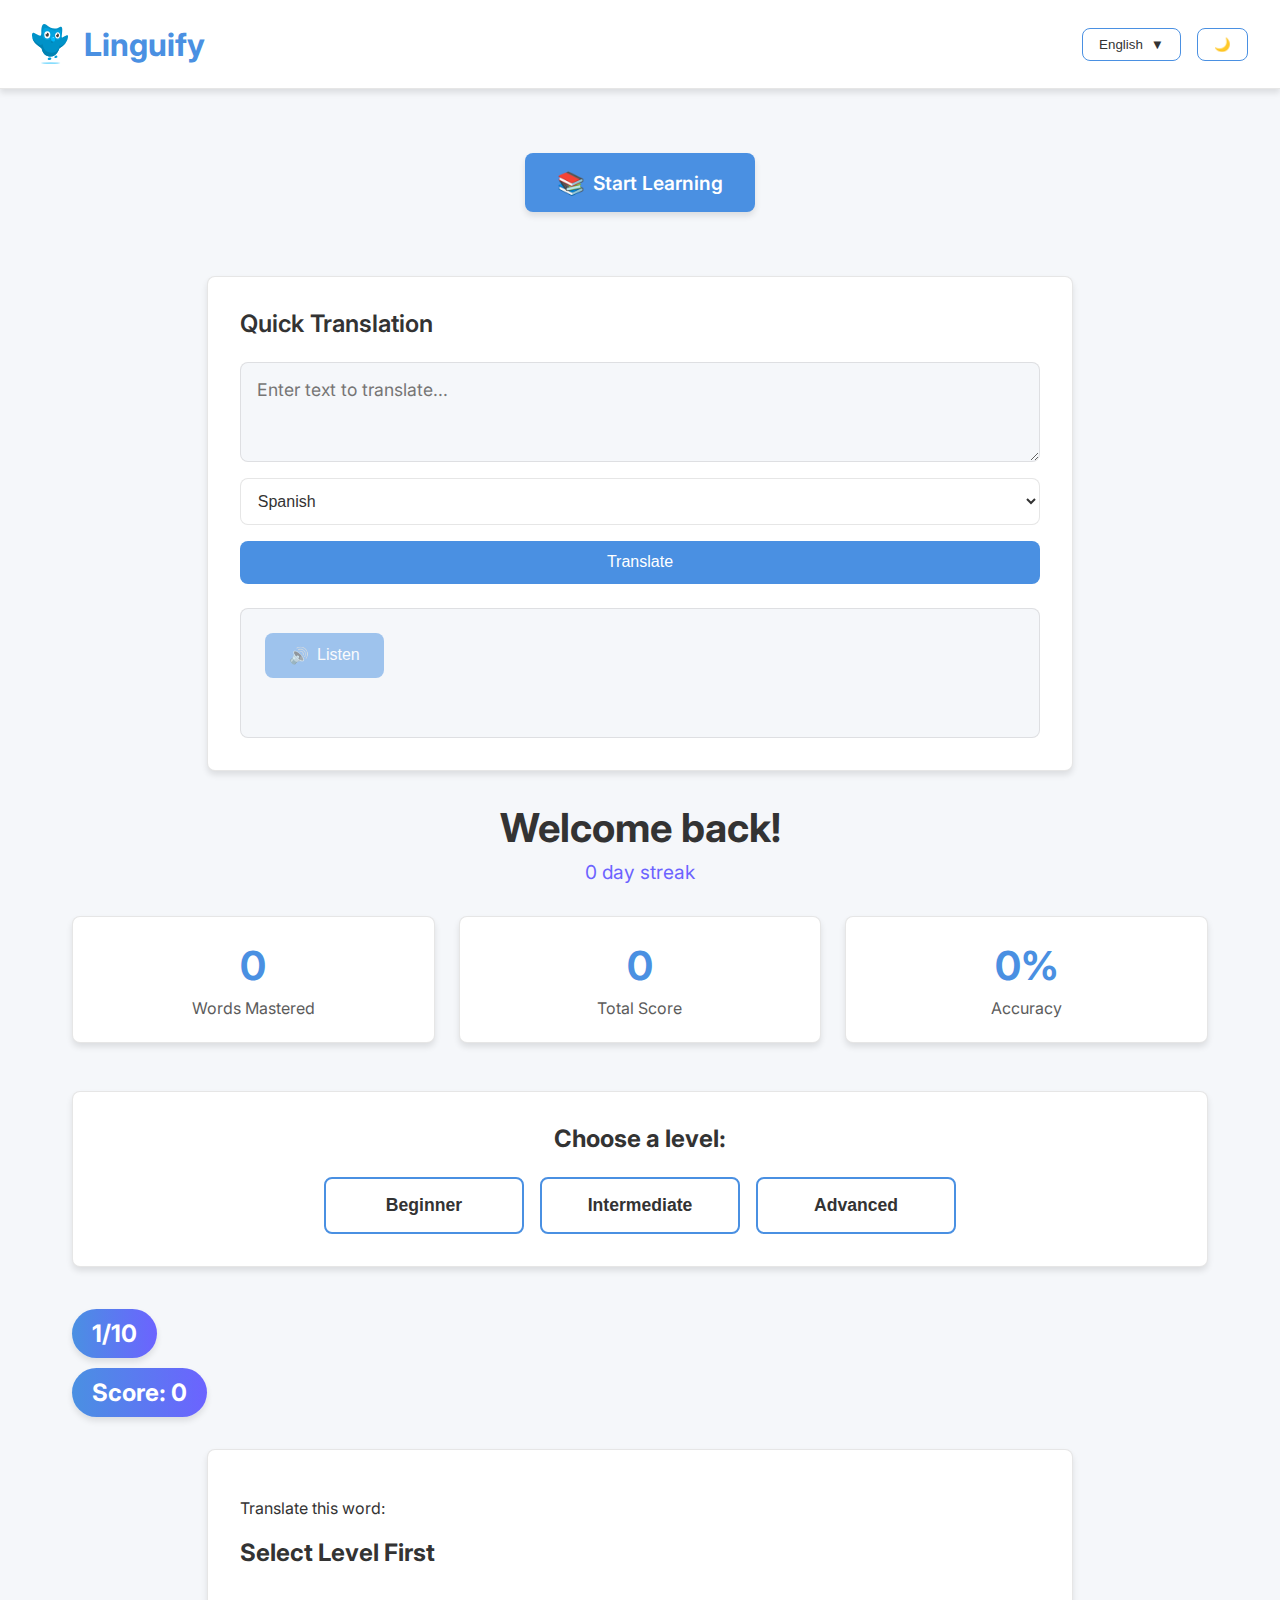
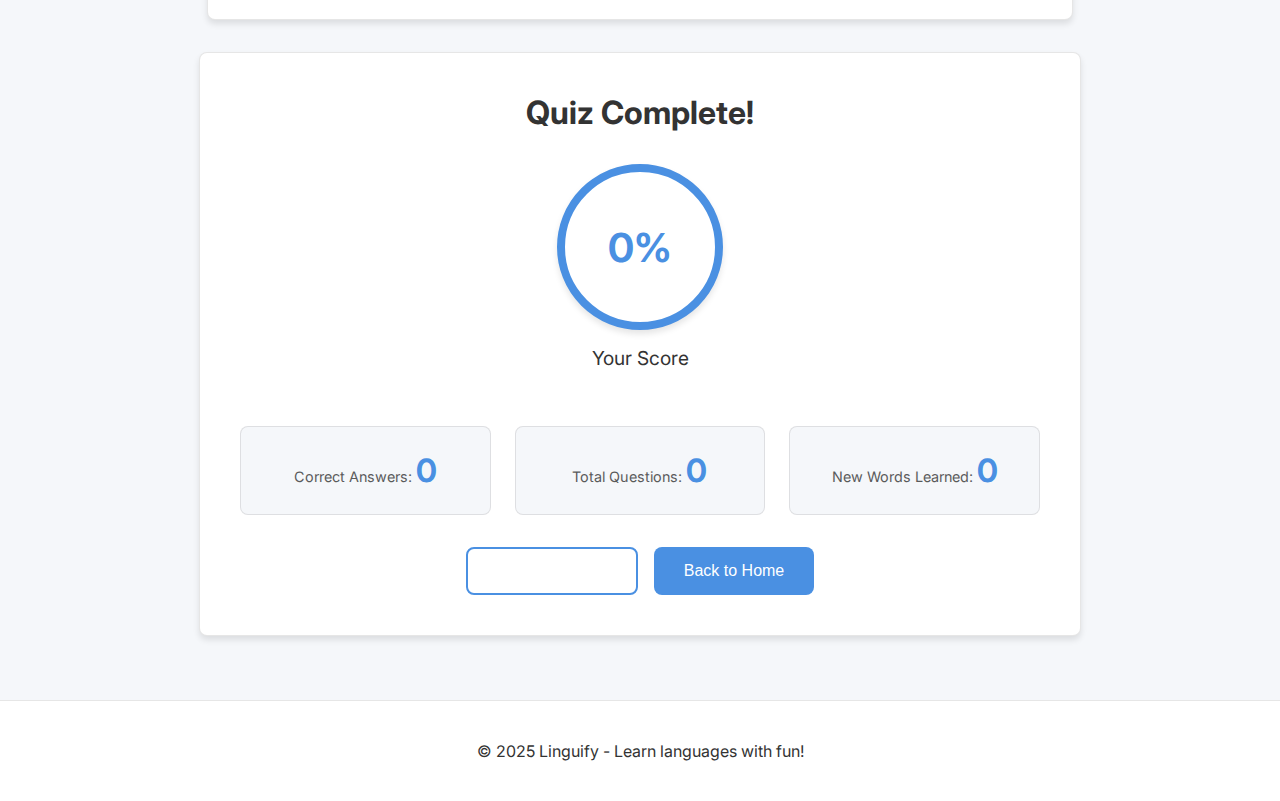
<file: index.html>
<!DOCTYPE html>
<html lang="en">
<head>
    <meta charset="UTF-8">
    <meta name="viewport"="width=device-width, initial-scale=1.0">
    <title>Linguify - Language Learning Quiz</title>
    <link rel="stylesheet" href="css/styles.css">
    <link rel="stylesheet" href="css/animations.css">
    <link rel="stylesheet" href="css/responsive.css">
    <link rel="stylesheet" href="https://fonts.googleapis.com/css2?family=Inter:wght@300;400;500;600;700&display=swap">
</head>
<body>
    <div id="top-section" class="app-container">
        <header class="app-header">
            <div class="logo">
                <img src="./assets/duolingo.svg" alt="duolingo">
                <h1>Linguify</h1>
            </div>
            <nav class="main-nav">
                <div class="language-selector">
                    <button id="language-selector-btn" class="nav-button">
                        <span class="current-language">English</span>
                        <span class="dropdown-icon">▼</span>
                    </button>
                    <div class="language-selection">
                        <ul class="language-list">
                            <li data-lang="spanish" class="selected">Spanish</li>
                            <li data-lang="french">French</li>
                            <li data-lang="german">German</li>
                            <li data-lang="italian">Italian</li>
                            <li data-lang="portuguese">Portuguese</li>
                            <li data-lang="japanese">Japanese</li>
                        </ul>
                    </div>
                </div>
                <button id="toggle-theme-btn" class="nav-button">
                    <span class="icon">🌙</span>
                </button>
            </nav>
        </header>
        
        <main class="app-main">
            <!-- Start Learninng Button -->
            <div class="start-learning-container">
                <a href="learning.html" class="start-learning-btn">
                    <span class="icon">📚</span>
                    Start Learning
                </a>
            </div>
            <!-- Translation Interface -->
            <section id="translation-view" class="app-view">
                <div class="translation-container">
                    <h2>Quick Translation</h2>
                    <div class="translation-input">
                        <textarea id="translate-text" placeholder="Enter text to translate..."></textarea>
                        <select id="translate-language">
                            <option value="es">Spanish</option>
                            <option value="fr">French</option>
                            <option value="de">German</option>
                            <option value="it">Italian</option>
                            <option value="pt">Portuguese</option>
                            <option value="ja">Japanese</option>
                        </select>
                        <button id="translate-btn" class="primary-button">Translate</button>
                    </div>
                    <div class="translation-output">
                        <p id="translated-text"></p>
                        <button id="speak-btn" class="secondary-button" disabled>
                            <span class="icon">🔊</span> Listen
                        </button>
                    </div>
                </div>
            </section>

            <!-- Welcome/Dashboard View -->
            <section id="dashboard-view" class="app-view active-view">
                <div id="welcome" class="dashboard-header">
                    <h2>Welcome back!</h2>
                    <p class="streak-counter"><span id="streak-count">0</span> day streak</p>
                </div>

                <div class="stats-container">
                    <div class="stat-card">
                        <div class="stat-value" id="mastered-words">0</div>
                        <div class="stat-label">Words Mastered</div>
                    </div>
                    <div class="stat-card">
                        <div class="stat-value" id="total-score">0</div>
                        <div class="stat-label">Total Score</div>
                    </div>
                    <div class="stat-card">
                        <div class="stat-value" id="quiz-accuracy">0%</div>
                        <div class="stat-label">Accuracy</div>
                    </div>
                </div>

                <div class="level-selection">
                    <h3>Choose a level:</h3>
                    <div class="level-buttons">
                        <button class="level-btn" data-level="beginner">Beginner</button>
                        <button class="level-btn" data-level="intermediate">Intermediate</button>
                        <button class="level-btn" data-level="advanced">Advanced</button>
                    </div>
                </div>

                <div class="language-selection hidden" id="language-dropdown">
                    <h3>Select Language</h3>
                    <ul class="language-list">
                        <li data-lang="spanish" class="selected">Spanish</li>
                        <li data-lang="french">French</li>
                        <li data-lang="german">German</li>
                        <li data-lang="italian">Italian</li>
                        <li data-lang="portuguese">Portuguese</li>
                        <li data-lang="japanese">Japanese</li>
                    </ul>
                </div>
            </section>

            <!-- Quiz View -->
            <section id="quiz-view" class="app-view">
                <div class="quiz-header">
                    <div class="quiz-progress">
                        <div class="progress-bar">
                            <div class="progress-fill" id="quiz-progress-fill"></div>
                        </div>
                        <div class="progress-text"><span id="current-question">1</span>/<span id="total-questions">10</span></div>
                    </div>
                    <div class="quiz-score">Score: <span id="current-score">0</span></div>
                </div>

                <div class="quiz-container">
                    <div class="question-container">
                        <p class="question-prompt" id="question-prompt">Translate this word:</p>
                        <h2 class="question-text" id="question-text">Select Level First</h2>
                    </div>

                    <div class="options-container" id="options-container">
                        <!-- Options will be dynamically generated here -->
                    </div>

                    <div class="feedback-container hidden" id="feedback-container">
                        <div class="feedback-content">
                            <div class="feedback-icon" id="feedback-icon">✓</div>
                            <div class="feedback-text" id="feedback-text">Correct!</div>
                            <div class="feedback-explanation" id="feedback-explanation"></div>
                        </div>
                        <button id="next-question-btn" class="primary-button">Next Question</button>
                    </div>
                </div>
            </section>

            <!-- Results View -->
            <section id="results-view" class="app-view">
                <div class="results-container">
                    <h2 class="results-header">Quiz Complete!</h2>
                    <div class="results-summary">
                        <div class="result-score">
                            <div class="score-circle">
                                <span id="final-score-percent">0%</span>
                            </div>
                            <p>Your Score</p>
                        </div>
                        <div class="results-stats">
                            <div class="result-stat">
                                <span class="stat-label">Correct Answers:</span>
                                <span class="stat-value" id="correct-answers">0</span>
                            </div>
                            <div class="result-stat">
                                <span class="stat-label">Total Questions:</span>
                                <span class="stat-value" id="completed-questions">0</span>
                            </div>
                            <div class="result-stat">
                                <span class="stat-label">New Words Learned:</span>
                                <span class="stat-value" id="new-words">0</span>
                            </div>
                        </div>
                    </div>
                    <div class="results-actions">
                        <button id="review-btn" class="secondary-button"><a href="#welcome">Review Mistakes</a></button>
                        <button id="home-btn" class="primary-button"> <a href="#top-section">Back to Home</a></button>
                    </div>
                </div>
            </section>
        </main>

        <footer class="app-footer">
            <p>© 2025 Linguify - Learn languages with fun!</p>
        </footer>
    </div>

    <!-- Scripts -->
    <script src="js/data.js"></script>
    <script src="js/theme.js"></script>
    <script src="js/languages.js"></script>
    <script src="js/quiz.js"></script>
    <script src="js/progress.js"></script>
    
    <script src="js/translator.js"></script>
    <script src="js/ui.js"></script>
    <script src="js/app.js"></script>
</body>
</html>
<!-- test -->
 <!-- hi om dista ahe ka tula -->
</file>
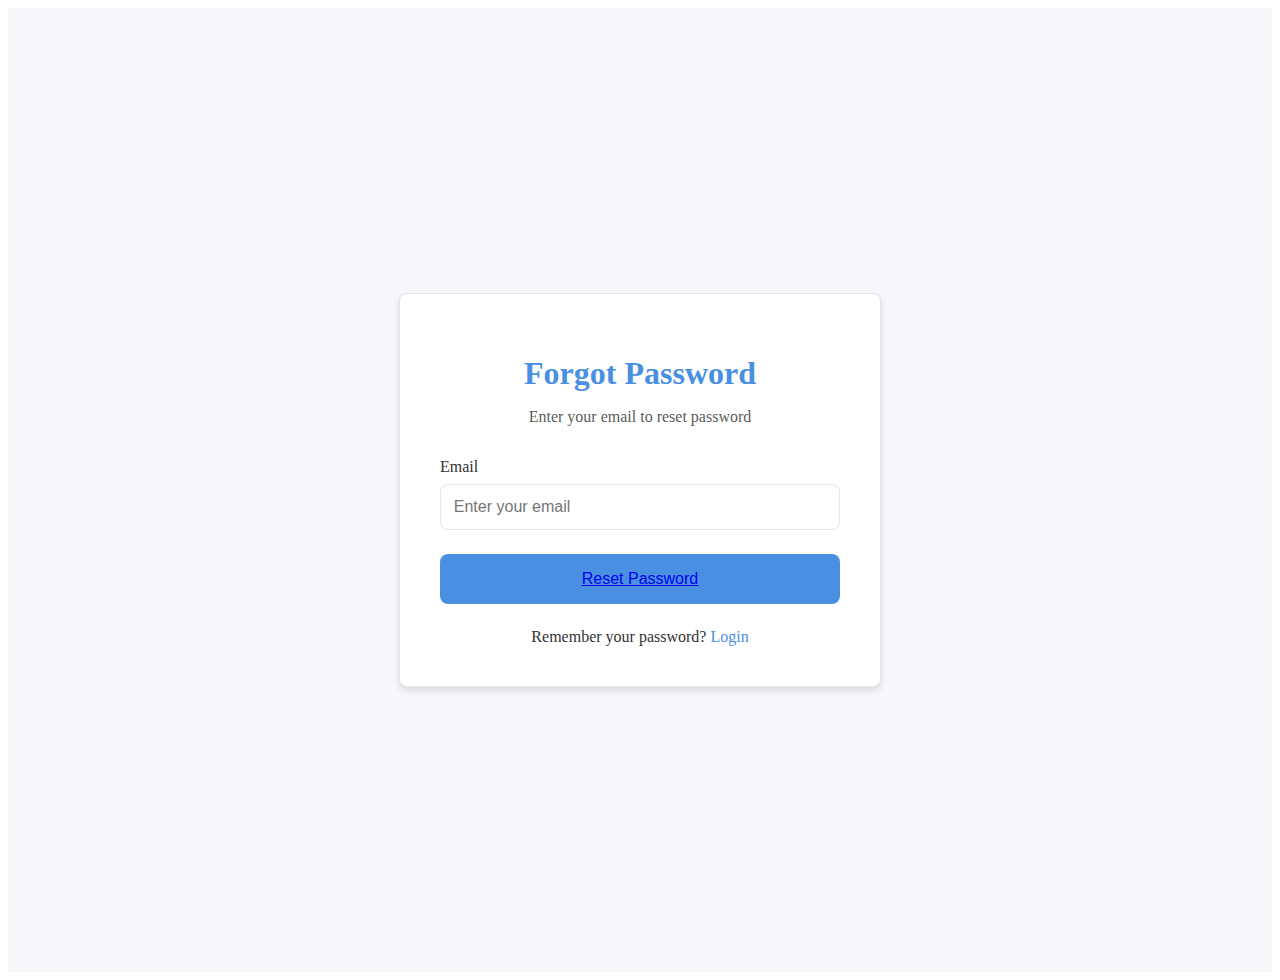
<file: forgot-password.html>
<!DOCTYPE html>
<html lang="en">
<head>
    <meta charset="UTF-8">
    <meta name="viewport" content="width=device-width, initial-scale=1.0">
    <title>Forgot Password</title>
    <link rel="stylesheet" href="css/login-styles.css">
    <link rel="stylesheet" href="css/animations.css">
    <link rel="stylesheet" href="css/responsive.css">
</head>
<body>
    <div class="login-container">
        <div class="login-card">
            <div class="login-header">
                <h1>Forgot Password</h1>
                <p>Enter your email to reset password</p>
            </div>
            
            <form class="login-form">
                <div class="form-group">
                    <label for="email">Email</label>
                    <input type="email" id="email" required placeholder="Enter your email">
                </div>
               
                <button type="submit" class="login-button"> <a href="otp-verification.html">Reset Password</a></button>
            </form>
            
            <div class="signup-link">
                Remember your password? <a href="login.html">Login</a>
            </div>
        </div>
    </div>
</body>
</html>
</file>
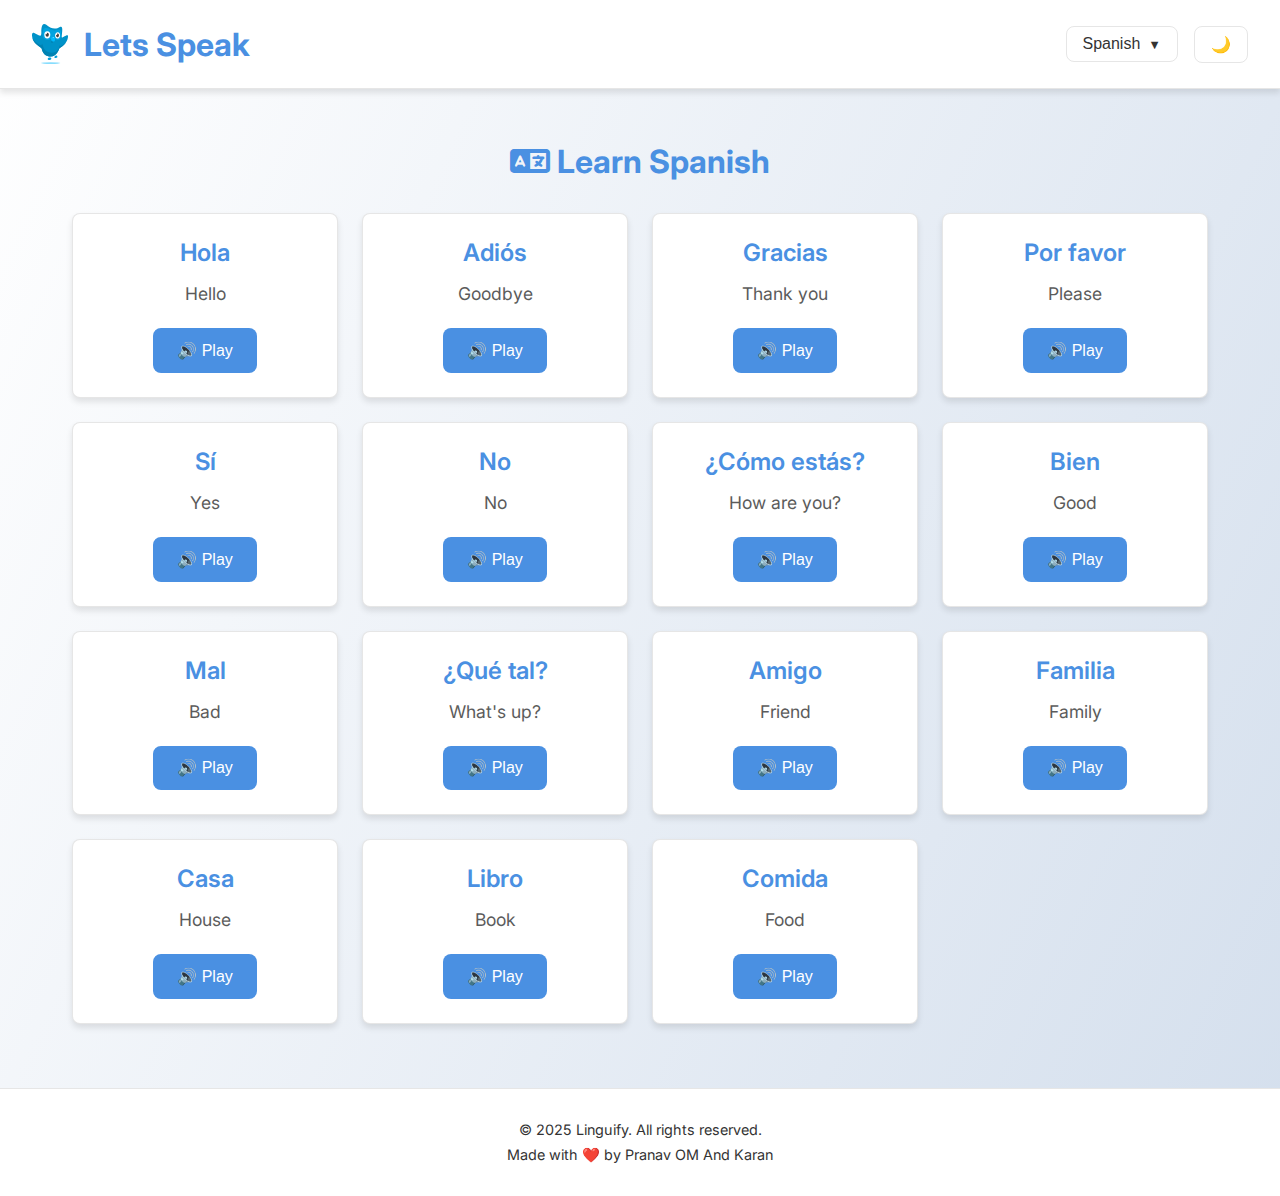
<file: learning.html>
<!DOCTYPE html>
<html lang="en">
<head>
    <meta charset="UTF-8" />
    <meta name="viewport" content="width=device-width, initial-scale=1.0"/>
    <title>Language Learning</title>
    <link rel="stylesheet" href="https://fonts.googleapis.com/css2?family=Inter:wght@300;400;500;600;700&display=swap">
    <link rel="stylesheet" href="css/learning.css">
    <link rel="stylesheet" href="css/animations.css">
    <link rel="stylesheet" href="css/responsive.css">
    <link rel="stylesheet" href="https://cdnjs.cloudflare.com/ajax/libs/font-awesome/6.0.0/css/all.min.css">
</head>
<body>
  <header class="app-header">
    <div class="logo">
        <img src="assets/duolingo.svg" alt="Linguify Logo">
        <h1>Lets Speak</h1>
    </div>
    <nav class="main-nav">
        <div class="language-selector">
            <button id="language-selector-btn" class="nav-button">
                <span class="current-language">Spanish</span>
                <span class="dropdown-icon">▼</span>
            </button>
            <div class="language-selection">
                <ul class="language-list">
                    <li data-lang="spanish" class="selected">Spanish</li>
                    <li data-lang="french">French</li>
                    <li data-lang="german">German</li>
                    <li data-lang="italian">Italian</li>
                    <li data-lang="portuguese">Portuguese</li>
                    <li data-lang="japanese">Japanese</li>
                </ul>
            </div>
        </div>
        <button id="toggle-theme-btn" class="nav-button">
            <span class="icon">🌙</span>
        </button>
    </nav>
</header>
  <div class="learning-container">
    <h1><i class="fas fa-language"></i> Learn Spanish</h1>
    <div class="card-grid" id="card-grid"></div>
  </div>

  <footer class="footer">
    <p>&copy; 2025 Linguify. All rights reserved.</p>
    <p>Made with ❤️ by Pranav OM And Karan </p>
  </footer>

  <script src="js/theme.js"></script>
  <script src="js/learning.js"></script>
  
</body>
</html>
</file>
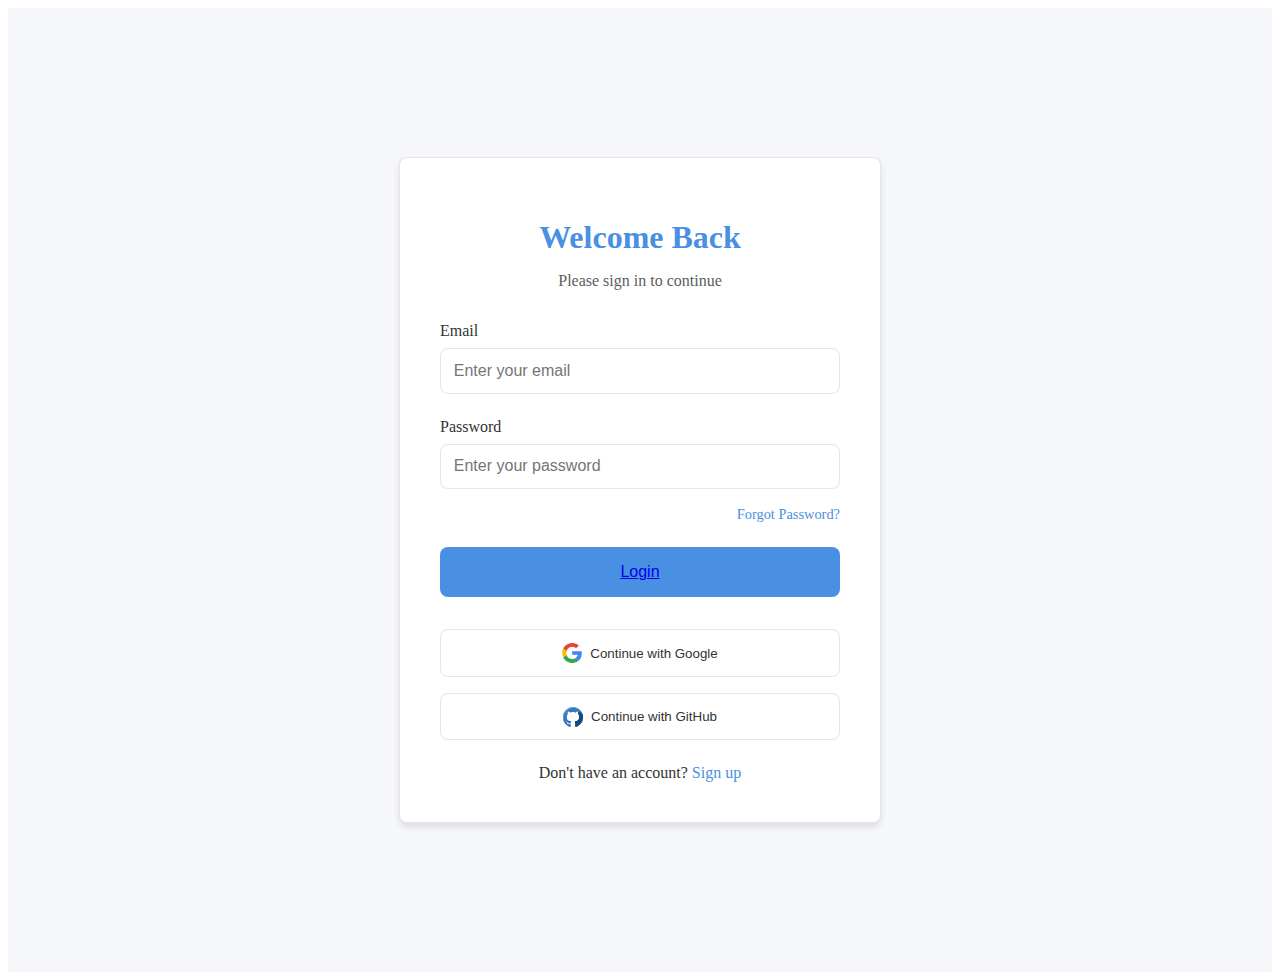
<file: login.html>
<!DOCTYPE html>
<html lang="en">
<head>
    <meta charset="UTF-8">
    <meta name="viewport" content="width=device-width, initial-scale=1.0">
    <title>Login</title>
    <link rel="stylesheet" href="css/login-styles.css">
    <link rel="stylesheet" href="css/animations.css">
    <link rel="stylesheet" href="css/responsive.css">
</head>
<body>
    <div class="login-container">
        <div class="login-card">
            <div class="login-header">
                <h1>Welcome Back</h1>
                <p>Please sign in to continue</p>
            </div>
            
            <form class="login-form">
                <div class="form-group">
                    <label for="email">Email</label>
                    <input type="email" id="email" required placeholder="Enter your email">
                </div>
                
                <div class="form-group">
                    <label for="password">Password</label>
                    <input type="password" id="password" required placeholder="Enter your password">
                </div>
                
                <div class="forgot-password">
                    <a href="#">Forgot Password?</a>
                </div>
                
                <button type="submit" class="login-button"><a href="index.html">Login</a></button>
            </form>
            
            <div class="social-login">
                <button class="social-button">
                    <img src="assets\google-icon-logo-svgrepo-com.svg" alt="Google" class="svg-icon">
                    Continue with Google
                </button>
                <button class="social-button">
                    <img src="assets/github.svg" alt="GitHub" class="svg-icon">
                    Continue with GitHub
                </button>
            </div>
            
            <div class="signup-link">
                Don't have an account? <a href="signup.html">Sign up</a>
            </div>
        </div>
    </div>
</body>
</html>
</file>
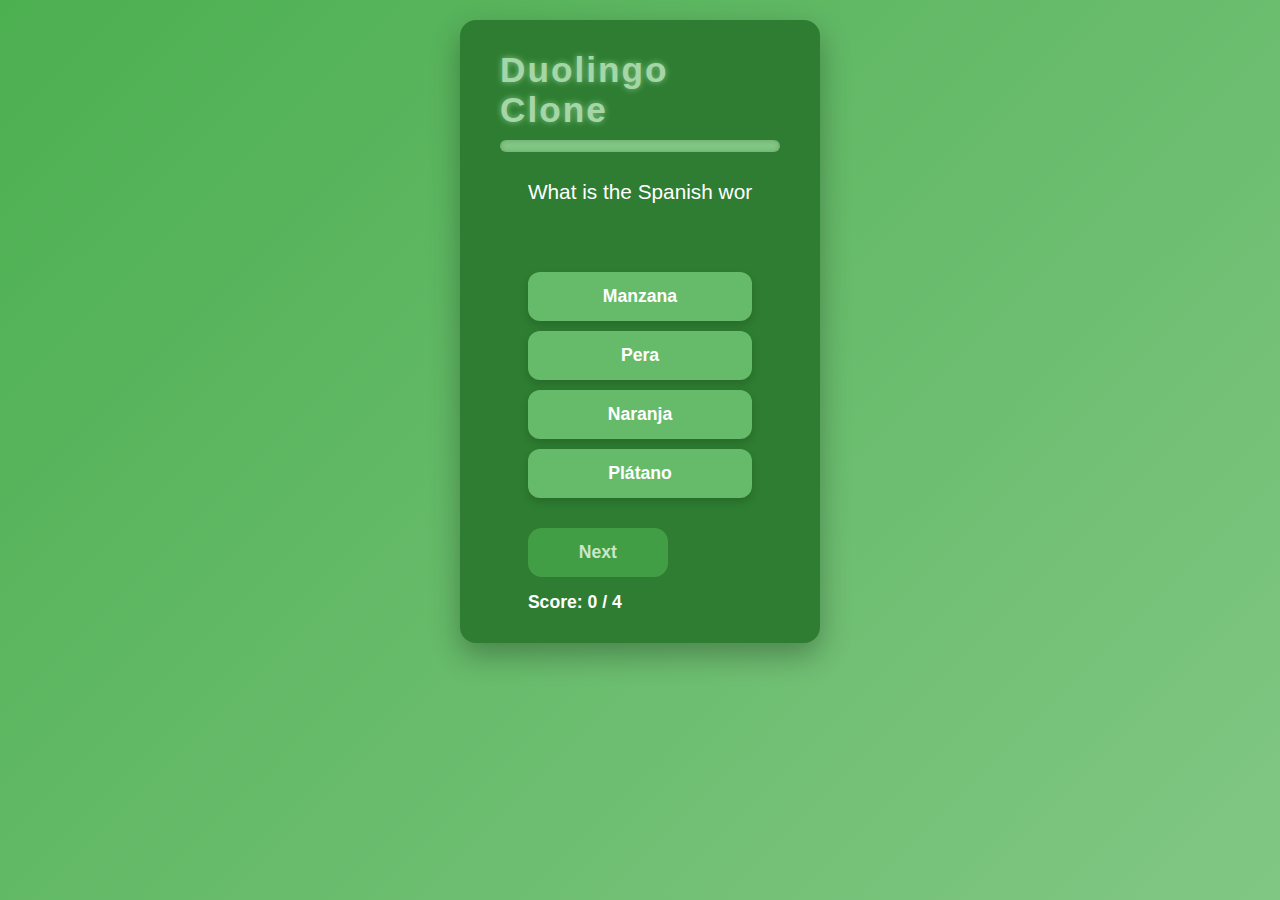
<file: new.html>
<!DOCTYPE html>
<html lang="en">
<head>
  <meta charset="UTF-8" />
  <meta name="viewport" content="width=device-width, initial-scale=1" />
  <title>Duolingo Clone - Enhanced UI with Sounds & Animations</title>
  <style>
    /* Reset & base */
    * {
      box-sizing: border-box;
    }
    body {
      font-family: 'Poppins', sans-serif;
      background: linear-gradient(135deg, #4caf50, #81c784);
      margin: 0;
      padding: 0;
      display: flex;
      justify-content: center;
      align-items: flex-start;
      min-height: 100vh;
      color: #fff;
      padding: 20px;
    }
    .container {
      background: #2e7d32;
      border-radius: 16px;
      padding: 30px 40px;
      width: 360px;
      box-shadow: 0 12px 30px rgba(0,0,0,0.3);
      display: flex;
      flex-direction: column;
      align-items: center;
      overflow: hidden;
      position: relative;
    }
    header {
      font-weight: 700;
      font-size: 2.2rem;
      margin-bottom: 10px;
      letter-spacing: 2px;
      user-select: none;
      color: #a5d6a7;
      text-shadow: 0 0 6px #81c784;
    }
    .progress-bar {
      width: 100%;
      height: 12px;
      background: #81c784;
      border-radius: 10px;
      overflow: hidden;
      margin-bottom: 25px;
      box-shadow: inset 0 0 5px rgba(0,0,0,0.2);
    }
    .progress {
      height: 100%;
      background: #c8e6c9;
      width: 0%;
      transition: width 0.5s ease;
      border-radius: 10px 0 0 10px;
    }
    .question {
      font-size: 1.3rem;
      margin-bottom: 25px;
      text-align: center;
      line-height: 1.4;
      user-select: none;
      min-height: 70px;
      white-space: pre-wrap;
      overflow-wrap: break-word;
    }
    .choices {
      list-style: none;
      padding: 0;
      margin: 0 0 30px 0;
      width: 100%;
    }
    .choices li {
      background: #66bb6a;
      margin: 10px 0;
      padding: 14px 20px;
      border-radius: 12px;
      cursor: pointer;
      font-weight: 600;
      font-size: 1.1rem;
      user-select: none;
      box-shadow: 0 4px 8px rgba(0,0,0,0.15);
      transition: background 0.3s, transform 0.15s;
      display: flex;
      align-items: center;
      justify-content: center;
      position: relative;
      opacity: 1;
      transform: translateY(0);
    }
    .choices li:hover:not(.correct):not(.incorrect) {
      background: #81c784;
      transform: scale(1.03);
    }
    .choices li.correct {
      background: #2e7d32;
      box-shadow: 0 0 12px #a5d6a7;
      cursor: default;
    }
    .choices li.incorrect {
      background: #d32f2f;
      box-shadow: 0 0 12px #ef9a9a;
      cursor: default;
    }
    .choices li.correct::after,
    .choices li.incorrect::after {
      content: '';
      position: absolute;
      right: 15px;
      width: 20px;
      height: 20px;
      top: 50%;
      transform: translateY(-50%);
      background-size: contain;
      background-repeat: no-repeat;
    }
    .choices li.correct::after {
      background-image: url('data:image/svg+xml;utf8,<svg fill="%23a5d6a7" height="24" viewBox="0 0 24 24" width="24" xmlns="http://www.w3.org/2000/svg"><path d="M9 16.17l-3.88-3.88-1.41 1.41L9 19 20.3 7.7l-1.41-1.41z"/></svg>');
    }
    .choices li.incorrect::after {
      background-image: url('data:image/svg+xml;utf8,<svg fill="%23ef9a9a" height="24" viewBox="0 0 24 24" width="24" xmlns="http://www.w3.org/2000/svg"><path d="M18.3 5.71l-1.41-1.41L12 9.59 7.11 4.7 5.7 6.11 10.59 11 5.7 15.89l1.41 1.41L12 12.41l4.89 4.89 1.41-1.41L13.41 11z"/></svg>');
    }
    button {
      background: #1b5e20;
      border: none;
      padding: 14px 36px;
      border-radius: 14px;
      font-size: 1.1rem;
      color: #a5d6a7;
      font-weight: 700;
      cursor: pointer;
      box-shadow: 0 6px 12px rgba(0,0,0,0.2);
      transition: background 0.3s, transform 0.15s;
      user-select: none;
      align-self: center;
      min-width: 140px;
    }
    button:hover:not(:disabled) {
      background: #43a047;
      transform: scale(1.05);
      color: #e8f5e9;
    }
    button:disabled {
      background: #4caf50aa;
      cursor: not-allowed;
      box-shadow: none;
      color: #c8e6c9;
    }
    .score {
      font-size: 1.1rem;
      margin-top: 15px;
      font-weight: 600;
      user-select: none;
    }
    /* Results screen */
    .results {
      text-align: center;
      animation: fadeIn 0.6s ease forwards;
    }
    .results h2 {
      font-size: 2rem;
      margin-bottom: 20px;
      color: #c8e6c9;
      text-shadow: 0 0 6px #81c784;
      user-select: none;
    }
    .results p {
      font-size: 1.2rem;
      margin-bottom: 30px;
      user-select: none;
    }

    /* Animations */
    @keyframes fadeIn {
      from {opacity: 0;}
      to {opacity: 1;}
    }
    @keyframes slideUpFadeIn {
      from {
        opacity: 0;
        transform: translateY(20px);
      }
      to {
        opacity: 1;
        transform: translateY(0);
      }
    }
    .fade-slide {
      animation: slideUpFadeIn 0.5s ease forwards;
    }

    /* Responsive */
    @media (max-width: 400px) {
      .container {
        width: 90vw;
        padding: 20px;
      }
      .question {
        font-size: 1.1rem;
      }
      .choices li {
        font-size: 1rem;
        padding: 12px 16px;
      }
      button {
        padding: 12px 28px;
        font-size: 1rem;
        min-width: 120px;
      }
    }
  </style>
</head>
<body>

  <div class="container" id="app">
    <header>Duolingo Clone</header>
    <div class="progress-bar" aria-label="Progress">
      <div class="progress" id="progress"></div>
    </div>
    <div id="quiz-container">
      <!-- Quiz content injected here -->
    </div>
  </div>

  <audio id="correct-sound" src="https://actions.google.com/sounds/v1/cartoon/clang_and_wobble.ogg" preload="auto"></audio>
  <audio id="incorrect-sound" src="https://actions.google.com/sounds/v1/cartoon/boing.ogg" preload="auto"></audio>

  <script>
    const quizData = [
      {
        question: "What is the Spanish word for 'apple'?",
        choices: ["Manzana", "Pera", "Naranja", "Plátano"],
        correct: 0
      },
      {
        question: "Translate 'Hello' to French.",
        choices: ["Bonjour", "Au revoir", "Merci", "Salut"],
        correct: 0
      },
      {
        question: "What does 'Danke' mean in German?",
        choices: ["Please", "Thank you", "Sorry", "Hello"],
        correct: 1
      },
      {
        question: "Translate 'Cat' to Italian.",
        choices: ["Cane", "Gatto", "Topo", "Uccello"],
        correct: 1
      }
    ];

    let currentQuestionIndex = 0;
    let score = 0;

    const app = document.getElementById('quiz-container');
    const progressBar = document.getElementById('progress');
    const correctSound = document.getElementById('correct-sound');
    const incorrectSound = document.getElementById('incorrect-sound');

    // Typing effect function
    function typeText(element, text, speed = 30) {
      element.textContent = '';
      let i = 0;
      return new Promise(resolve => {
        function type() {
          if (i < text.length) {
            element.textContent += text.charAt(i);
            i++;
            setTimeout(type, speed);
          } else {
            resolve();
          }
        }
        type();
      });
    }

    async function loadQuestion() {
      const currentQuestion = quizData[currentQuestionIndex];
      let choicesHtml = '';
      currentQuestion.choices.forEach((choice, index) => {
        choicesHtml += `<li data-index="${index}" tabindex="0" role="button" aria-pressed="false">${choice}</li>`;
      });

      app.innerHTML = `
        <div class="question" role="heading" aria-level="2"></div>
        <ul class="choices" role="list">${choicesHtml}</ul>
        <button id="next-btn" disabled aria-disabled="true">Next</button>
        <div class="score" aria-live="polite">Score: ${score} / ${quizData.length}</div>
      `;

      updateProgress();

      const questionEl = app.querySelector('.question');
      await typeText(questionEl, currentQuestion.question);

      // Animate choices
      const choicesEls = document.querySelectorAll('.choices li');
      choicesEls.forEach((el, i) => {
        el.style.opacity = '0';
        el.style.transform = 'translateY(20px)';
        setTimeout(() => {
          el.classList.add('fade-slide');
        }, i * 100);
      });

      const nextBtn = document.getElementById('next-btn');

      choicesEls.forEach(choiceEl => {
        choiceEl.addEventListener('click', () => handleAnswer(choiceEl, nextBtn, choicesEls, currentQuestion));
        choiceEl.addEventListener('keydown', (e) => {
          if (e.key === "Enter" || e.key === " ") {
            e.preventDefault();
            handleAnswer(choiceEl, nextBtn, choicesEls, currentQuestion);
          }
        });
      });

      nextBtn.addEventListener('click', () => {
        currentQuestionIndex++;
        if (currentQuestionIndex < quizData.length) {
          loadQuestion();
        } else {
          showResults();
        }
      });
    }

    function handleAnswer(choiceEl, nextBtn, choicesEls, currentQuestion) {
      if (!nextBtn.disabled) return; // prevent multiple answers

      const selectedIndex = parseInt(choiceEl.dataset.index);
      if (selectedIndex === currentQuestion.correct) {
        choiceEl.classList.add('correct');
        correctSound.currentTime = 0;
        correctSound.play();
        score++;
      } else {
        choiceEl.classList.add('incorrect');
        incorrectSound.currentTime = 0;
        incorrectSound.play();
        choicesEls[currentQuestion.correct].classList.add('correct');
      }

      choicesEls.forEach(el => {
        el.setAttribute('aria-pressed', 'false');
        el.style.pointerEvents = 'none'; // disable all choices
      });
      choiceEl.setAttribute('aria-pressed', 'true');

      nextBtn.disabled = false;
      nextBtn.setAttribute('aria-disabled', 'false');

      updateScore();
    }

    function updateScore() {
      const scoreEl = document.querySelector('.score');
      scoreEl.textContent = `Score: ${score} / ${quizData.length}`;
    }

    function updateProgress() {
      const progressPercent = ((currentQuestionIndex) / quizData.length) * 100;
      progressBar.style.width = progressPercent + '%';
    }

    function showResults() {
      progressBar.style.width = '100%';
      app.innerHTML = `
        <div class="results" role="region" aria-live="polite">
          <h2>Quiz Completed!</h2>
          <p>Your final score is <strong>${score}</strong> out of <strong>${quizData.length}</strong>.</p>
          <button id="restart-btn">Restart Quiz</button>
        </div>
      `;

      document.getElementById('restart-btn').addEventListener('click', () => {
        currentQuestionIndex = 0;
        score = 0;
        loadQuestion();
      });
    }

    // Initialize
    loadQuestion();
  </script>

</body>
</html>
</file>
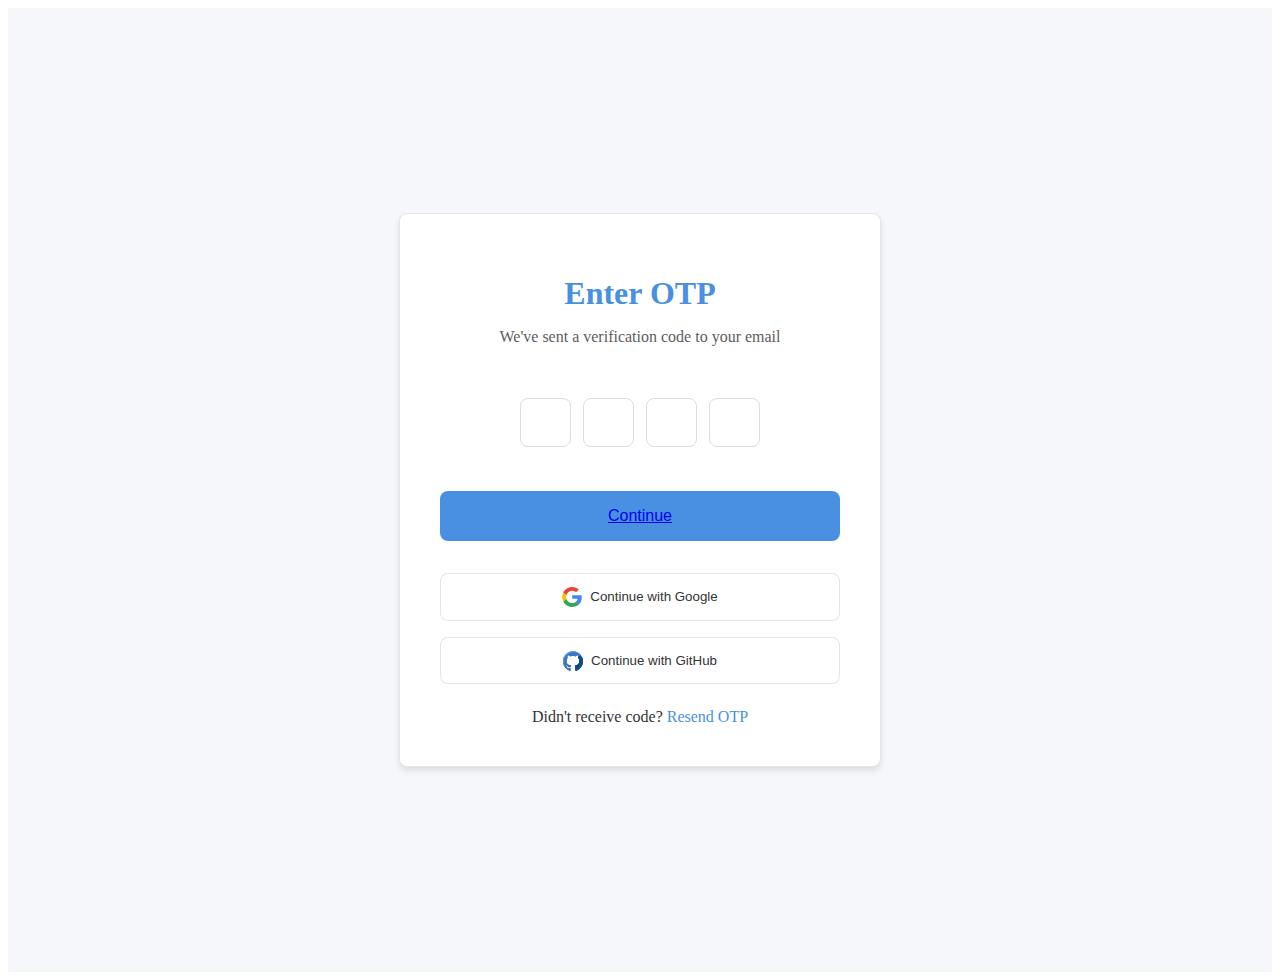
<file: otp-verification.html>
<!DOCTYPE html>
<html lang="en">
<head>
    <meta charset="UTF-8">
    <meta name="viewport" content="width=device-width, initial-scale=1.0">
    <title>OTP Verification</title>
    <link rel="stylesheet" href="css/login-styles.css">
    <link rel="stylesheet" href="css/animations.css">
    <link rel="stylesheet" href="css/responsive.css">
    <style>
        .otp-group {
            display: flex;
            justify-content: center;
            gap: 12px;
            margin: 20px 0;
        }
        .otp-input {
            width: 45px;
            height: 45px;
            text-align: center;
            font-size: 18px;
            border: 1px solid #ddd;
            border-radius: 8px;
            background: transparent;
        }
    </style>
</head>
<body>
    <div class="login-container">
        <div class="login-card">
            <div class="login-header">
                <h1>Enter OTP</h1>
                <p>We've sent a verification code to your email</p>
            </div>
            
            <form class="login-form">
                <div class="otp-group">
                    <input type="text" class="otp-input" maxlength="1" required>
                    <input type="text" class="otp-input" maxlength="1" required>
                    <input type="text" class="otp-input" maxlength="1" required>
                    <input type="text" class="otp-input" maxlength="1" required>
                </div>
                
                <button type="submit" class="login-button"><a href="reset-password.html">Continue</a></button>
            </form>
            
            <div class="social-login">
                <button class="social-button">
                    <img src="assets\google-icon-logo-svgrepo-com.svg" alt="Google" class="svg-icon">
                    Continue with Google
                </button>
                <button class="social-button">
                    <img src="assets/github.svg" alt="GitHub" class="svg-icon">
                    Continue with GitHub
                </button>
            </div>
            
            <div class="signup-link">
                Didn't receive code? <a href="#" id="resend-otp">Resend OTP</a>
            </div>
        </div>
    </div>
</body>
</html>
</file>
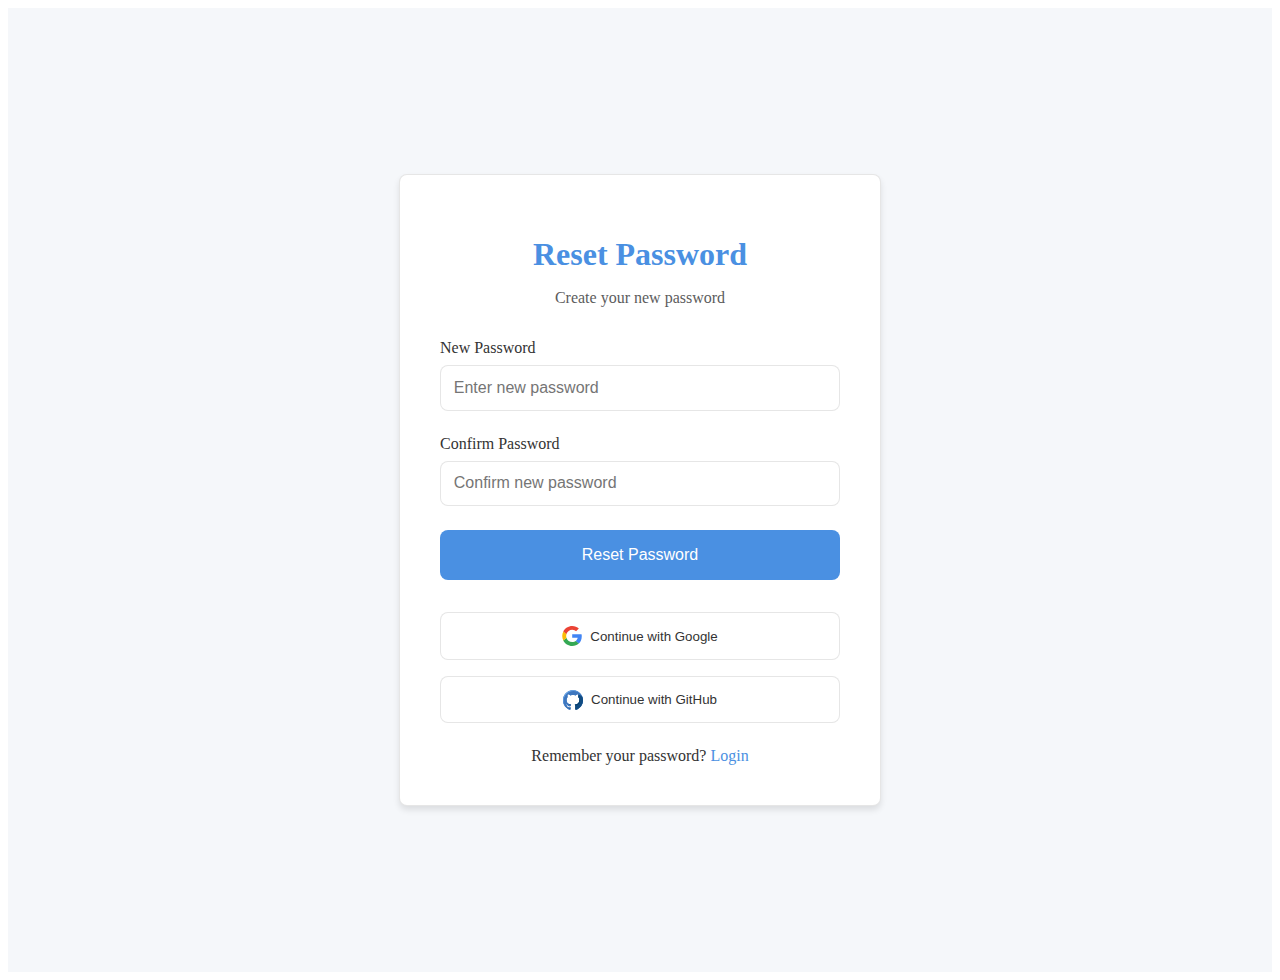
<file: reset-password.html>
<!DOCTYPE html>
<html lang="en">
<head>
    <meta charset="UTF-8">
    <meta name="viewport" content="width=device-width, initial-scale=1.0">
    <title>Reset Password</title>
    <link rel="stylesheet" href="css/login-styles.css">
    <link rel="stylesheet" href="css/animations.css">
    <link rel="stylesheet" href="css/responsive.css">
</head>
<body>
    <div class="login-container">
        <div class="login-card">
            <div class="login-header">
                <h1>Reset Password</h1>
                <p>Create your new password</p>
            </div>
            
            <form class="login-form">
                <div class="form-group">
                    <label for="new-password">New Password</label>
                    <input type="password" id="new-password" required placeholder="Enter new password">
                </div>
                
                <div class="form-group">
                    <label for="confirm-password">Confirm Password</label>
                    <input type="password" id="confirm-password" required placeholder="Confirm new password">
                </div>
                
                <button type="submit" class="login-button"><a href="login.html" style="color: white; text-decoration: none;">Reset Password</a></button>
            </form>
            
            <div class="social-login">
                <button class="social-button">
                    <img src="assets\google-icon-logo-svgrepo-com.svg" alt="Google" class="svg-icon">
                    Continue with Google
                </button>
                <button class="social-button">
                    <img src="assets/github.svg" alt="GitHub" class="svg-icon">
                    Continue with GitHub
                </button>
            </div>
            
            <div class="signup-link">
                Remember your password? <a href="login.html">Login</a>
            </div>
        </div>
    </div>
</body>
</html>
</file>
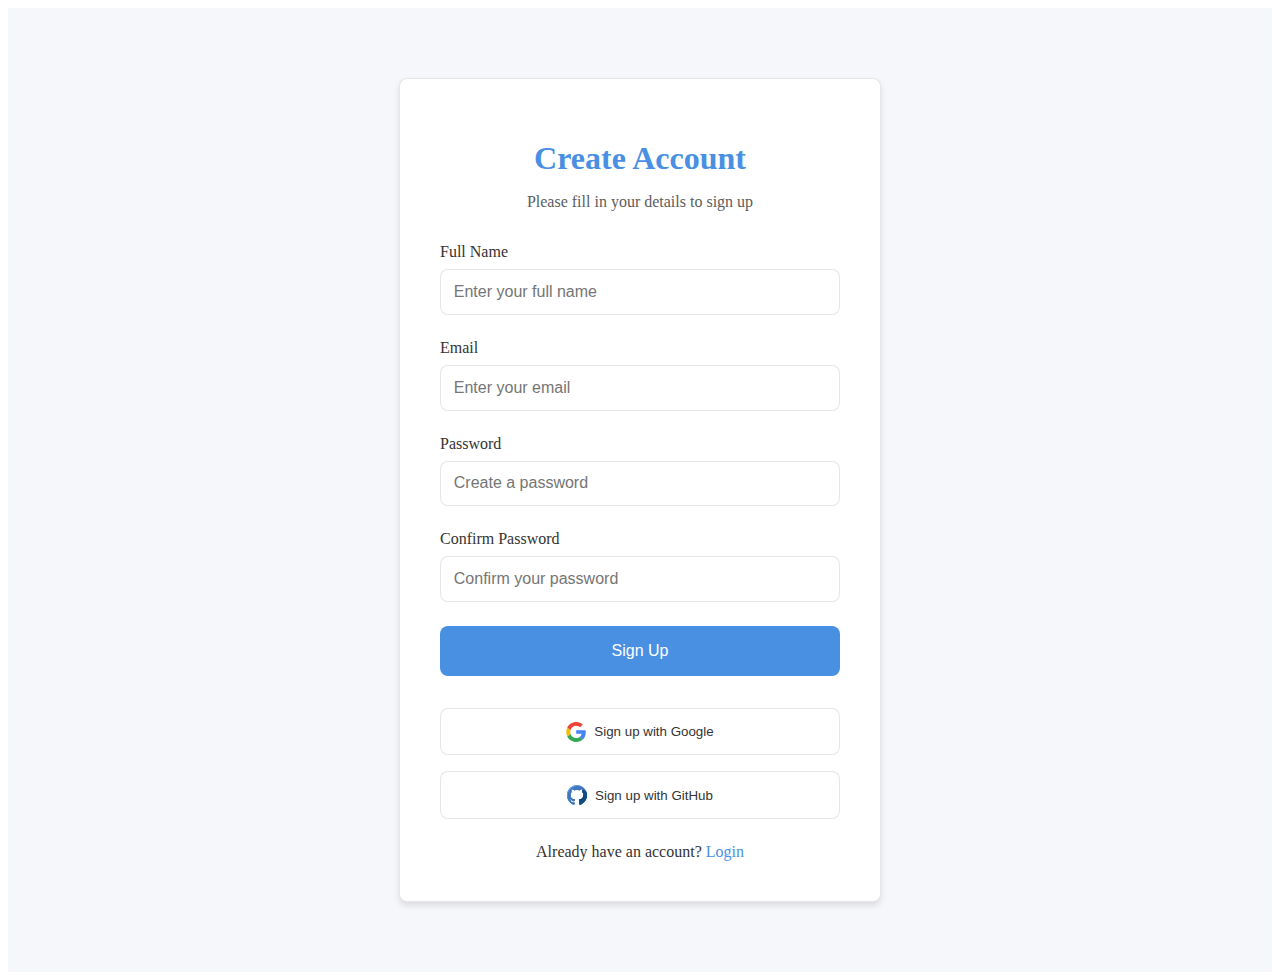
<file: signup.html>
<!DOCTYPE html>
<html lang="en">
<head>
    <meta charset="UTF-8">
    <meta name="viewport" content="width=device-width, initial-scale=1.0">
    <title>Sign Up</title>
    <link rel="stylesheet" href="css/login-styles.css">
    <link rel="stylesheet" href="css/animations.css">
    <link rel="stylesheet" href="css/responsive.css">
</head>
<body>
    <div class="login-container">
        <div class="login-card">
            <div class="login-header">
                <h1>Create Account</h1>
                <p>Please fill in your details to sign up</p>
            </div>
            
            <form class="login-form">
                <div class="form-group">
                    <label for="name">Full Name</label>
                    <input type="text" id="name" required placeholder="Enter your full name">
                </div>

                <div class="form-group">
                    <label for="email">Email</label>
                    <input type="email" id="email" required placeholder="Enter your email">
                </div>
                
                <div class="form-group">
                    <label for="password">Password</label>
                    <input type="password" id="password" required placeholder="Create a password">
                </div>

                <div class="form-group">
                    <label for="confirm-password">Confirm Password</label>
                    <input type="password" id="confirm-password" required placeholder="Confirm your password">
                </div>
                
                <button type="submit" class="login-button">Sign Up</button>
            </form>
            
            <div class="social-login">
                <button class="social-button">
                    <img src="assets\google-icon-logo-svgrepo-com.svg" alt="Google" class="svg-icon">
                    Sign up with Google
                </button>
                <button class="social-button">
                    <img src="assets/github.svg" alt="GitHub" class="svg-icon">
                    Sign up with GitHub
                </button>
            </div>
            
            <div class="signup-link">
                Already have an account? <a href="login.html">Login</a>
            </div>
        </div>
    </div>
</body>
</html>
</file>
<file: css/styles.css>
/* Root variables */
:root {
  --primary-color: #4A90E2;
  --secondary-color: #6C63FF;
  --text-color: #333;
  --background-color: #f5f7fa;
  --card-bg: #ffffff;
  --shadow: 0 4px 6px rgba(0, 0, 0, 0.1);
  --border-radius: 8px;
  --border-color: rgba(128, 128, 128, 0.2);
}

:root[data-theme="dark"] {
  --primary-color: #6C63FF;
  --secondary-color: #4A90E2;
  --text-color: #ffffff;
  --background-color: #1a1a1a;
  --card-bg: #2d2d2d;
  --shadow: 0 4px 6px rgba(0, 0, 0, 0.3);
  --border-color: rgba(255, 255, 255, 0.1);
}

/* Global styles */
body {
  margin: 0;
  font-family: 'Inter', sans-serif;
  background-color: var(--background-color);
  color: var(--text-color);
  min-height: 100vh;
  transition: background-color 0.3s ease, color 0.3s ease;
}

.app-container {
  min-height: 100vh;
  display: flex;
  flex-direction: column;
}

.app-main {
  flex: 1;
  padding: 2rem;
  max-width: 1200px;
  margin: 0 auto;
  width: 100%;
  box-sizing: border-box;
}

/* Header styles */
.app-header {
  padding: 1.5rem 2rem;
  display: flex;
  justify-content: space-between;
  align-items: center;
  background: var(--card-bg);
  border-bottom: 1px solid var(--border-color);
  box-shadow: var(--shadow);
}

.logo {
  display: flex;
  align-items: center;
  gap: 1rem;
}

.logo img {
  height: 40px;
  width: auto;
}

.logo h1 {
  margin: 0;
  font-size: 2rem;
  color: var(--primary-color);
  font-weight: 700;
}

/* Navigation styles */
.main-nav {
  display: flex;
  gap: 1rem;
}

.nav-button {
  padding: 0.5rem 1rem;
  border: 1px solid var(--primary-color);
  background: transparent;
  color: var(--text-color);
  border-radius: var(--border-radius);
  cursor: pointer;
  display: flex;
  align-items: center;
  gap: 0.5rem;
  transition: all 0.3s ease;
  font-weight: 500;
}

.nav-button:hover {
  background: var(--primary-color);
  color: white;
}

/* Navigation and dropdown styles */
.language-selection {
  background: var(--card-bg);
  border-radius: var(--border-radius);
  box-shadow: var(--shadow);
  border: 1px solid var(--border-color);
  position: absolute;
  top: 100%;
  right: 0;
  min-width: 200px;
  z-index: 1000;
  display: none;
  margin-top: 0.5rem;
}

.language-selection.active {
  display: block;
  animation: fadeIn 0.2s ease-out;
}

.language-list {
  list-style: none;
  padding: 0;
  margin: 0;
}

.language-list li {
  padding: 0.8rem 1rem;
  cursor: pointer;
  transition: all 0.2s ease;
}

.language-list li:hover {
  background: var(--background-color);
}

.language-list li.selected {
  background: var(--primary-color);
  color: white;
}

/* Dashboard/Welcome styles */
.dashboard-header {
  text-align: center;
  margin-bottom: 2rem;
}

.dashboard-header h2 {
  font-size: 2.5rem;
  color: var(--text-color);
  margin: 0 0 0.5rem 0;
}

.streak-counter {
  font-size: 1.2rem;
  color: var(--secondary-color);
  margin: 0;
}

.stats-container {
  display: grid;
  grid-template-columns: repeat(auto-fit, minmax(200px, 1fr));
  gap: 1.5rem;
  margin-bottom: 3rem;
}

.stat-card {
  background: var(--card-bg);
  padding: 1.5rem;
  border-radius: var(--border-radius);
  text-align: center;
  box-shadow: var(--shadow);
  border: 1px solid var(--border-color);
  transition: transform 0.3s ease;
}

.stat-card:hover {
  transform: translateY(-5px);
}

.stat-value {
  font-size: 2.5rem;
  font-weight: 700;
  color: var(--primary-color);
  margin-bottom: 0.5rem;
}

.stat-label {
  font-size: 1rem;
  color: var(--text-color);
  opacity: 0.8;
}

.level-selection {
  background: var(--card-bg);
  padding: 2rem;
  border-radius: var(--border-radius);
  box-shadow: var(--shadow);
  border: 1px solid var(--border-color);
  margin-bottom: 2rem;
  text-align: center;
}

.level-selection h3 {
  margin: 0 0 1.5rem 0;
  font-size: 1.5rem;
  color: var(--text-color);
  text-align: center;
}

.level-buttons {
  display: flex;
  gap: 1rem;
  justify-content: center;
  margin-top: 1rem;
}

.level-btn {
  padding: 1rem 2rem;
  border: 2px solid var(--primary-color);
  border-radius: var(--border-radius);
  background: transparent;
  color: var(--text-color);
  font-size: 1.1rem;
  font-weight: 600;
  cursor: pointer;
  transition: all 0.3s ease;
  flex: 1;
  max-width: 200px;
}

.level-btn:hover, .level-btn.active {
  background: var(--primary-color);
  color: white;
  transform: translateY(-3px);
}

/* Translation interface styles */
.translation-container {
  background: var(--card-bg);
  padding: 2rem;
  border-radius: var(--border-radius);
  box-shadow: var(--shadow);
  max-width: 800px;
  margin: 2rem auto;
  border: 1px solid var(--border-color);
  margin-top: 2rem;
}

.translation-container h2 {
  margin: 0 0 1.5rem 0;
  color: var(--text-color);
  font-size: 1.5rem;
  font-weight: 600;
}

.translation-input {
  display: flex;
  flex-direction: column;
  gap: 1.5rem;
  margin-bottom: 2rem;
  gap: 1rem;
  margin: 1.5rem 0;
}

.translation-input textarea {
  width: 100%;
  min-height: 120px;
  padding: 1rem;
  border: 1px solid var(--border-color);
  border-radius: var(--border-radius);
  font-family: inherit;
  font-size: 1.1rem;
  resize: vertical;
  background: var(--card-bg);
  color: var(--text-color);
  transition: all 0.3s ease;
  box-sizing: border-box;
  padding: 1rem;
  border: 1px solid var(--border-color);
  border-radius: var(--border-radius);
  background: var(--background-color);
  color: var(--text-color);
  min-height: 100px;
  resize: vertical;
}

.translation-input textarea:focus {
  outline: none;
  border-color: var(--primary-color);
  box-shadow: 0 0 0 2px rgba(74, 144, 226, 0.2);
}

.translation-input select {
  padding: 0.8rem;
  border: 1px solid var(--border-color);
  border-radius: var(--border-radius);
  background: var(--card-bg);
  color: var(--text-color);
  font-size: 1rem;
  cursor: pointer;
  transition: all 0.3s ease;
}

.translation-input select:focus {
  outline: none;
  border-color: var(--primary-color);
  box-shadow: 0 0 0 2px rgba(74, 144, 226, 0.2);
}

.translation-output {
  background: var(--background-color);
  padding: 1.5rem;
  border-radius: var(--border-radius);
  min-height: 80px;
  border: 1px solid var(--border-color);
  margin-top: 1rem;
}

#translated-text {
  margin: 0;
  font-size: 1.2rem;
  line-height: 1.5;
  color: var(--text-color);
}

.primary-button, .secondary-button, #speak-btn {
  padding: 0.8rem 1.5rem;
  background: var(--primary-color);
  color: white;
  border: none;
  border-radius: var(--border-radius);
  cursor: pointer;
  transition: all 0.3s ease;
  font-weight: 500;
  font-size: 1rem;
  display: inline-flex;
  align-items: center;
  justify-content: center;
  gap: 0.5rem;
}

.primary-button:hover, .secondary-button:hover, #speak-btn:hover:not(:disabled) {
  opacity: 0.9;
  transform: translateY(-2px);
}

.primary-button:disabled, .secondary-button:disabled, #speak-btn:disabled {
  opacity: 0.5;
  cursor: not-allowed;
  transform: none;
}

/* Quiz styles */
.quiz-container {
  background: var(--card-bg);
  padding: 2rem;
  border-radius: var(--border-radius);
  margin: 2rem auto;
  max-width: 800px;
  box-shadow: var(--shadow);
  border: 1px solid var(--border-color);
}

.option-button {
  width: 100%;
  padding: 1rem;
  margin: 0.5rem 0;
  border: 1px solid var(--primary-color);
  border-radius: var(--border-radius);
  background: transparent;
  color: var(--text-color);
  cursor: pointer;
  transition: all 0.3s ease;
  font-size: 1rem;
  font-weight: 500;
}

.option-button:hover {
  background: var(--primary-color);
  color: white;
}

/* Shared styles for quiz-score and progress-text */
.quiz-score,
.progress-text {
  font-size: 1.5rem;
  font-weight: bold;
  color: #ffffff;
  
  background: linear-gradient(90deg,  #4A90E2, #6C63FF);
  padding: 10px 20px;
  border-radius: 25px;
  box-shadow: 0 4px 6px rgba(0, 0, 0, 0.1);
  text-align: center;
  display: inline-block;
  margin-top: 10px;
  transition: transform 0.3s ease, box-shadow 0.3s ease;
}

.quiz-score:hover,
.progress-text:hover {
  transform: scale(1.1);
  box-shadow: 0 6px 10px rgba(0, 0, 0, 0.2);
}

/* Footer */
.app-footer {
  padding: 1.5rem;
  text-align: center;
  background: var(--card-bg);
  border-top: 1px solid var(--border-color);
  color: var(--text-color);
}

/* Language selection dropdown */
.language-selection {
  background: var(--card-bg);
  border-radius: var(--border-radius);
  box-shadow: var(--shadow);
  border: 1px solid var(--border-color);
  position: absolute;
  top: 12%;
  right: 1rem;
  min-width: 200px;
  z-index: 1000;
}

.language-selection h3 {
  margin: 0;
  padding: 1rem;
  border-bottom: 1px solid var(--border-color);
  font-size: 1rem;
}

.language-list {
  list-style: none;
  margin: 0;
  padding: 0;
}

.language-list li {
  padding: 0.8rem 1rem;
  cursor: pointer;
  transition: all 0.2s ease;
}

.language-list li:hover {
  background: var(--background-color);
}

.language-list li.selected {
  background: var(--primary-color);
  color: white;
}

.hidden {
  display: none;
}

/* Results View Styles */
.results-container {
  background: var(--card-bg);
  padding: 2.5rem;
  border-radius: var(--border-radius);
  box-shadow: var(--shadow);
  max-width: 800px;
  margin: 2rem auto;
  text-align: center;
  border: 1px solid var(--border-color);
}

.results-header {
  font-size: 2rem;
  color: var(--text-color);
  margin: 0 0 2rem 0;
}

.results-summary {
  display: flex;
  flex-direction: column;
  align-items: center;
  gap: 2rem;
  margin-bottom: 2rem;
}

.result-score {
  text-align: center;
}

.score-circle {
  width: 150px;
  height: 150px;
  border-radius: 50%;
  border: 8px solid var(--primary-color);
  display: flex;
  align-items: center;
  justify-content: center;
  margin: 0 auto 1rem;
  font-size: 2.5rem;
  font-weight: 700;
  color: var(--primary-color);
  background: var(--card-bg);
  box-shadow: var(--shadow);
}

.result-score p {
  font-size: 1.2rem;
  color: var(--text-color);
  margin: 0.5rem 0;
}

.results-stats {
  display: grid;
  grid-template-columns: repeat(3, 1fr);
  gap: 1.5rem;
  width: 100%;
  margin-top: 1rem;
}

.result-stat {
  background: var(--background-color);
  padding: 1.5rem;
  border-radius: var(--border-radius);
  border: 1px solid var(--border-color);
}

.result-stat .stat-label {
  font-size: 0.9rem;
  color: var(--text-color);
  opacity: 0.8;
  margin-bottom: 0.5rem;
}

.result-stat .stat-value {
  font-size: 2rem;
  font-weight: 700;
  color: var(--primary-color);
}

.results-actions {
  display: flex;
  gap: 1rem;
  justify-content: center;
  margin-top: 2rem;
}

.results-actions button {
  min-width: 160px;
}

.secondary-button {
  background: transparent;
  border: 2px solid var(--primary-color);
  color: var(--text-color);
}

.secondary-button:hover {
  background: var(--primary-color);
  color: white;
}

/* Start Learning Button styles */
.start-learning-container {
  display: flex;
  justify-content: center;
  padding: 2rem 0;
  background: var(--background-color);
}

.start-learning-btn {
  display: flex;
  align-items: center;
  gap: 0.5rem;
  padding: 1rem 2rem;
  background: var(--primary-color);
  color: white;
  border: none;
  border-radius: var(--border-radius);
  font-size: 1.2rem;
  font-weight: 600;
  text-decoration: none;
  transition: all 0.3s ease;
  box-shadow: var(--shadow);
}

.start-learning-btn:hover {
  transform: translateY(-2px);
  box-shadow: 0 4px 8px rgba(0, 0, 0, 0.2);
}

.start-learning-btn .icon {
  font-size: 1.4rem;
}

/* Responsive styles */
@media (max-width: 768px) {
  .app-main {
    padding: 1rem;
  }

  .dashboard-header h2 {
    font-size: 2rem;
  }

  .stats-container {
    grid-template-columns: 1fr;
    gap: 1rem;
  }

  .level-buttons {
    flex-direction: column;
  }

  .level-btn {
    max-width: 100%;
  }

  .translation-container {
    margin: 1rem;
    padding: 1.5rem;
  }

  .translation-input textarea {
    min-height: 100px;
  }

  #speak-btn {
    width: 100%;
    justify-content: center;
  }

  .app-header {
    padding: 1rem;
  }

  .results-container {
    margin: 1rem;
    padding: 1.5rem;
  }

  .results-header {
    font-size: 1.75rem;
  }

  .score-circle {
    width: 120px;
    height: 120px;
    font-size: 2rem;
    border-width: 6px;
  }

  .results-stats {
    grid-template-columns: 1fr;
    gap: 1rem;
  }

  .results-actions {
    flex-direction: column;
    gap: 0.75rem;
  }

  .results-actions button {
    width: 100%;
  }

  .start-learning-btn {
    padding: 0.8rem 1.5rem;
    font-size: 1rem;
  }

  .stats-container {
    grid-template-columns: 1fr;
  }

  .level-buttons {
    flex-direction: column;
  }

  .translation-input {
    gap: 0.8rem;
  }
}

@media (max-width: 480px) {
  .stat-card {
    padding: 1rem;
  }

  .stat-value {
    font-size: 2rem;
  }

  .dashboard-header h2 {
    font-size: 1.75rem;
  }
}

#home-btn a {
  color: white; /* Set the font color to white */
  text-decoration: none; /* Removes underline */
}

#home-btn a:hover {
  color: #f0f0f0; /* Optional: Slightly lighter color on hover */
}

#review-btn a {
  color: white; /* Set the font color to white */
  text-decoration: none; /* Removes underline */
}

#review-btn a:hover {
  color: #f0f0f0; /* Optional: Slightly lighter color on hover */
}
</file>
<file: css/animations.css>
/* Fade animations */
@keyframes fadeIn {
  from {
    opacity: 0;
    transform: translateY(10px);
  }
  to {
    opacity: 1;
    transform: translateY(0);
  }
}

@keyframes fadeOut {
  from {
    opacity: 1;
    transform: translateY(0);
  }
  to {
    opacity: 0;
    transform: translateY(10px);
  }
}

/* Apply animations */
.app-view {
  animation: fadeIn 0.3s ease-out;
}

.feedback-container {
  animation: fadeIn 0.3s ease-out;
}

.option-button:active {
  transform: scale(0.98);
}

/* Progress bar animation */
.progress-fill {
  transition: width 0.3s ease-out;
}

/* Feedback animations */
@keyframes popIn {
  0% {
    transform: scale(0.8);
    opacity: 0;
  }
  50% {
    transform: scale(1.1);
  }
  100% {
    transform: scale(1);
    opacity: 1;
  }
}

.feedback-icon {
  animation: popIn 0.3s ease-out;
}

/* Button hover effects */
.level-btn, .primary-button, .secondary-button {
  transition: transform 0.2s, background-color 0.2s;
}

.level-btn:hover, .primary-button:hover, .secondary-button:hover {
  transform: translateY(-2px);
}
</file>
<file: css/responsive.css>
/* Responsive design */
@media (max-width: 768px) {
  .app-header {
    padding: 1rem;
  }

  .logo h1 {
    font-size: 1.5rem;
  }

  .app-main {
    padding: 1rem;
  }

  .stats-container {
    grid-template-columns: 1fr;
  }

  .level-buttons {
    flex-direction: column;
  }

  .level-btn {
    width: 100%;
  }

  .quiz-container {
    padding: 1rem;
  }

  .question-text {
    font-size: 1.5rem;
  }

  .results-summary {
    gap: 1rem;
  }

  .results-actions {
    flex-direction: column;
  }

  .primary-button, .secondary-button {
    width: 100%;
  }
}

@media (max-width: 480px) {
  .stat-card {
    padding: 1rem;
  }

  .stat-value {
    font-size: 1.5rem;
  }

  .score-circle {
    width: 120px;
    height: 120px;
    font-size: 2rem;
  }
}
</file>
<file: css/login-styles.css>
/* Root variables - matching existing theme */
:root {
  --primary-color: #4A90E2;
  --secondary-color: #6C63FF;
  --text-color: #333;
  --background-color: #f5f7fa;
  --card-bg: #ffffff;
  --shadow: 0 4px 6px rgba(0, 0, 0, 0.1);
  --border-radius: 8px;
  --border-color: rgba(128, 128, 128, 0.2);
}

/* Dark theme variables */
:root[data-theme="dark"] {
  --primary-color: #6C63FF;
  --secondary-color: #4A90E2;
  --text-color: #ffffff;
  --background-color: #1a1a1a;
  --card-bg: #2d2d2d;
  --shadow: 0 4px 6px rgba(0, 0, 0, 0.3);
  --border-color: rgba(255, 255, 255, 0.1);
}

/* Login container styles */
.login-container {
  min-height: 100vh;
  display: flex;
  align-items: center;
  justify-content: center;
  background-color: var(--background-color);
  padding: 2rem;
}

.login-card {
  background: var(--card-bg);
  padding: 2.5rem;
  border-radius: var(--border-radius);
  box-shadow: var(--shadow);
  width: 100%;
  max-width: 400px;
  border: 1px solid var(--border-color);
}

.login-header {
  text-align: center;
  margin-bottom: 2rem;
}

.login-header h1 {
  color: var(--primary-color);
  font-size: 2rem;
  margin-bottom: 0.5rem;
}

.login-header p {
  color: var(--text-color);
  opacity: 0.8;
}

/* Form styles */
.login-form {
  display: flex;
  flex-direction: column;
  gap: 1.5rem;
}

.form-group {
  display: flex;
  flex-direction: column;
  gap: 0.5rem;
}

.form-group label {
  color: var(--text-color);
  font-weight: 500;
}

.form-group input {
  padding: 0.8rem;
  border: 1px solid var(--border-color);
  border-radius: var(--border-radius);
  font-size: 1rem;
  background: var(--card-bg);
  color: var(--text-color);
  transition: all 0.3s ease;
}

.form-group input:focus {
  outline: none;
  border-color: var(--primary-color);
  box-shadow: 0 0 0 2px rgba(74, 144, 226, 0.2);
}

/* Button styles */
.login-button {
  background: var(--primary-color);
  color: white;
  padding: 1rem;
  border: none;
  border-radius: var(--border-radius);
  font-size: 1rem;
  font-weight: 500;
  cursor: pointer;
  transition: all 0.3s ease;
}

.svg-icon {
  width: 20px;
  height: 20px;
  fill: white;
}
.login-button:hover {
  opacity: 0.9;
  transform: translateY(-2px);
}

/* Additional elements */
.forgot-password {
  text-align: right;
  margin-top: -0.5rem;
}

.forgot-password a {
  color: var(--primary-color);
  text-decoration: none;
  font-size: 0.9rem;
}

.forgot-password a:hover {
  text-decoration: underline;
}

.signup-link {
  text-align: center;
  margin-top: 1.5rem;
  color: var(--text-color);
}

.signup-link a {
  color: var(--primary-color);
  text-decoration: none;
  font-weight: 500;
}

.signup-link a:hover {
  text-decoration: underline;
}

/* Social login buttons */
.social-login {
  margin-top: 2rem;
  display: flex;
  flex-direction: column;
  gap: 1rem;
}

.social-button {
  display: flex;
  align-items: center;
  justify-content: center;
  gap: 0.5rem;
  padding: 0.8rem;
  border: 1px solid var(--border-color);
  border-radius: var(--border-radius);
  background: var(--card-bg);
  color: var(--text-color);
  cursor: pointer;
  transition: all 0.3s ease;
}

.social-button:hover {
  background: var(--background-color);
}

/* Responsive styles */
@media (max-width: 480px) {
  .login-card {
    padding: 1.5rem;
  }

  .login-header h1 {
    font-size: 1.75rem;
  }
}
</file>
<file: css/learning.css>
/* Root variables */
:root {
  --primary-color: #4A90E2;
  --secondary-color: #6C63FF;
  --text-color: #333;
  --background-color: #f5f7fa;
  --card-bg: #ffffff;
  --shadow: 0 4px 6px rgba(0, 0, 0, 0.1);
  --border-radius: 8px;
  --border-color: rgba(128, 128, 128, 0.2);
  --background-image: linear-gradient(115deg, #ffffff, #d4dfed);
}

:root[data-theme="dark"] {
  --primary-color: #6C63FF;
  --secondary-color: #4A90E2;
  --text-color: #ffffff;
  --background-color: #1a1a1a;
  --card-bg: #2d2d2d;
  --shadow: 0 4px 6px rgba(0, 0, 0, 0.3);
  --border-color: rgba(255, 255, 255, 0.1);
  --background-image: linear-gradient(315deg, #003366 0%, #242124 74%);
  /* --background-image: linear-gradient(115deg, #2d2d2d, #1a1a1a); */
}

body {
    font-family: 'Inter', sans-serif;
    background-color: var(--background-color);
    margin: 0;
    padding: 0;
    color: var(--text-color);
    min-height: 100vh;
    transition: background-color 0.3s ease, color 0.3s ease;
    background-image: var(--background-image);
}

.learning-container {
    max-width: 1200px;
    margin: auto;
    padding: 2rem;
    box-sizing: border-box;
}

h1 {
    color: var(--primary-color);
    font-size: 2rem;
    font-weight: 700;
    margin-bottom: 2rem;
    text-align: center;
}

.card-grid {
    display: grid;
    grid-template-columns: repeat(auto-fit, minmax(250px, 1fr));
    gap: 1.5rem;
    margin-top: 2rem;
}

.learning-card {
    background: var(--card-bg);
    border-radius: var(--border-radius);
    box-shadow: var(--shadow);
    padding: 1.5rem;
    text-align: center;
    transition: transform 0.3s ease, box-shadow 0.3s ease;
    border: 1px solid var(--border-color);
}

.learning-card:hover {
    transform: translateY(-5px);
    box-shadow: 0 6px 20px rgba(0, 0, 0, 0.2);
}

.word {
    font-size: 1.5rem;
    color: var(--primary-color);
    margin-bottom: 1rem;
    font-weight: 600;
}

.translation {
    font-size: 1.1rem;
    color: var(--text-color);
    margin-bottom: 1.5rem;
    opacity: 0.8;
}

button {
    background-color: var(--primary-color);
    border: none;
    color: white;
    padding: 0.8rem 1.5rem;
    border-radius: var(--border-radius);
    cursor: pointer;
    font-size: 1rem;
    font-weight: 500;
    transition: all 0.3s ease;
    display: inline-flex;
    align-items: center;
    justify-content: center;
    gap: 0.5rem;
}

button:hover {
    background-color: var(--secondary-color);
    transform: translateY(-2px);
}

button:disabled {
    opacity: 0.5;
    cursor: not-allowed;
    transform: none;
}

.app-header {
    padding: 1.5rem 2rem;
    display: flex;
    justify-content: space-between;
    align-items: center;
    background: var(--card-bg);
    border-bottom: 1px solid var(--border-color);
    box-shadow: var(--shadow);
  }

.logo {
    display: flex;
    align-items: center;
    gap: 1rem;
}

.logo img {
    height: 40px;
    width: auto;
  }
  
.logo h1 {
    margin: 0;
    font-size: 2rem;
    color: var(--primary-color);
    font-weight: 700;
}

.main-nav {
    display: flex;
    align-items: center;
    gap: 1rem;
}

.nav-button {
    display: flex;
    align-items: center;
    gap: 0.5rem;
    padding: 0.5rem 1rem;
    background: transparent;
    border: 1px solid var(--border-color);
    border-radius: var(--border-radius);
    color: var(--text-color);
    cursor: pointer;
    transition: all 0.3s ease;
}

.nav-button:hover {
    background: var(--background-color);
}

.footer {
    margin-top: 2rem;
    padding: 1.5rem;
    text-align: center;
    background: var(--card-bg);
    border-top: 1px solid var(--border-color);
    color: var(--text-color);
}

.footer p {
    margin: 0.5rem 0;
    font-size: 0.9rem;
}

.language-selection {
    background: var(--card-bg);
    border-radius: var(--border-radius);
    box-shadow: var(--shadow);
    border: 1px solid var(--border-color);
    position: absolute;
    top: 12%;
    right: 1rem;
    min-width: 200px;
    z-index: 1000;
    display: none;
}

.language-selection.active {
    display: block;
}

.language-list {
    list-style: none;
    padding: 0;
    margin: 0;
}

.language-list li {
    padding: 1rem;
    cursor: pointer;
    transition: all 0.3s ease;
    display: flex;
    align-items: center;
    gap: 0.5rem;
}

.language-list li:hover {
    background: var(--background-color);
}

.language-list li.selected {
    background: var(--primary-color);
    color: white;
}

#language-selector-btn {
    position: relative;
}

.dropdown-icon {
    font-size: 0.8em;
    transition: transform 0.3s ease;
}

#language-selector-btn.active .dropdown-icon {
    transform: rotate(180deg);
}

/* Responsive styles */
@media (max-width: 768px) {
    .learning-container {
        padding: 1rem;
    }

    h1 {
        font-size: 1.75rem;
    }

    .card-grid {
        grid-template-columns: 1fr;
        gap: 1rem;
    }

    .learning-card {
        padding: 1.25rem;
    }
}

@media (max-width: 480px) {
    body {
        padding: 15px;
    }

    h1 {
        font-size: 1.5rem;
    }

    .word {
        font-size: 1.3rem;
    }

    .translation {
        font-size: 1rem;
    }
}
</file>
